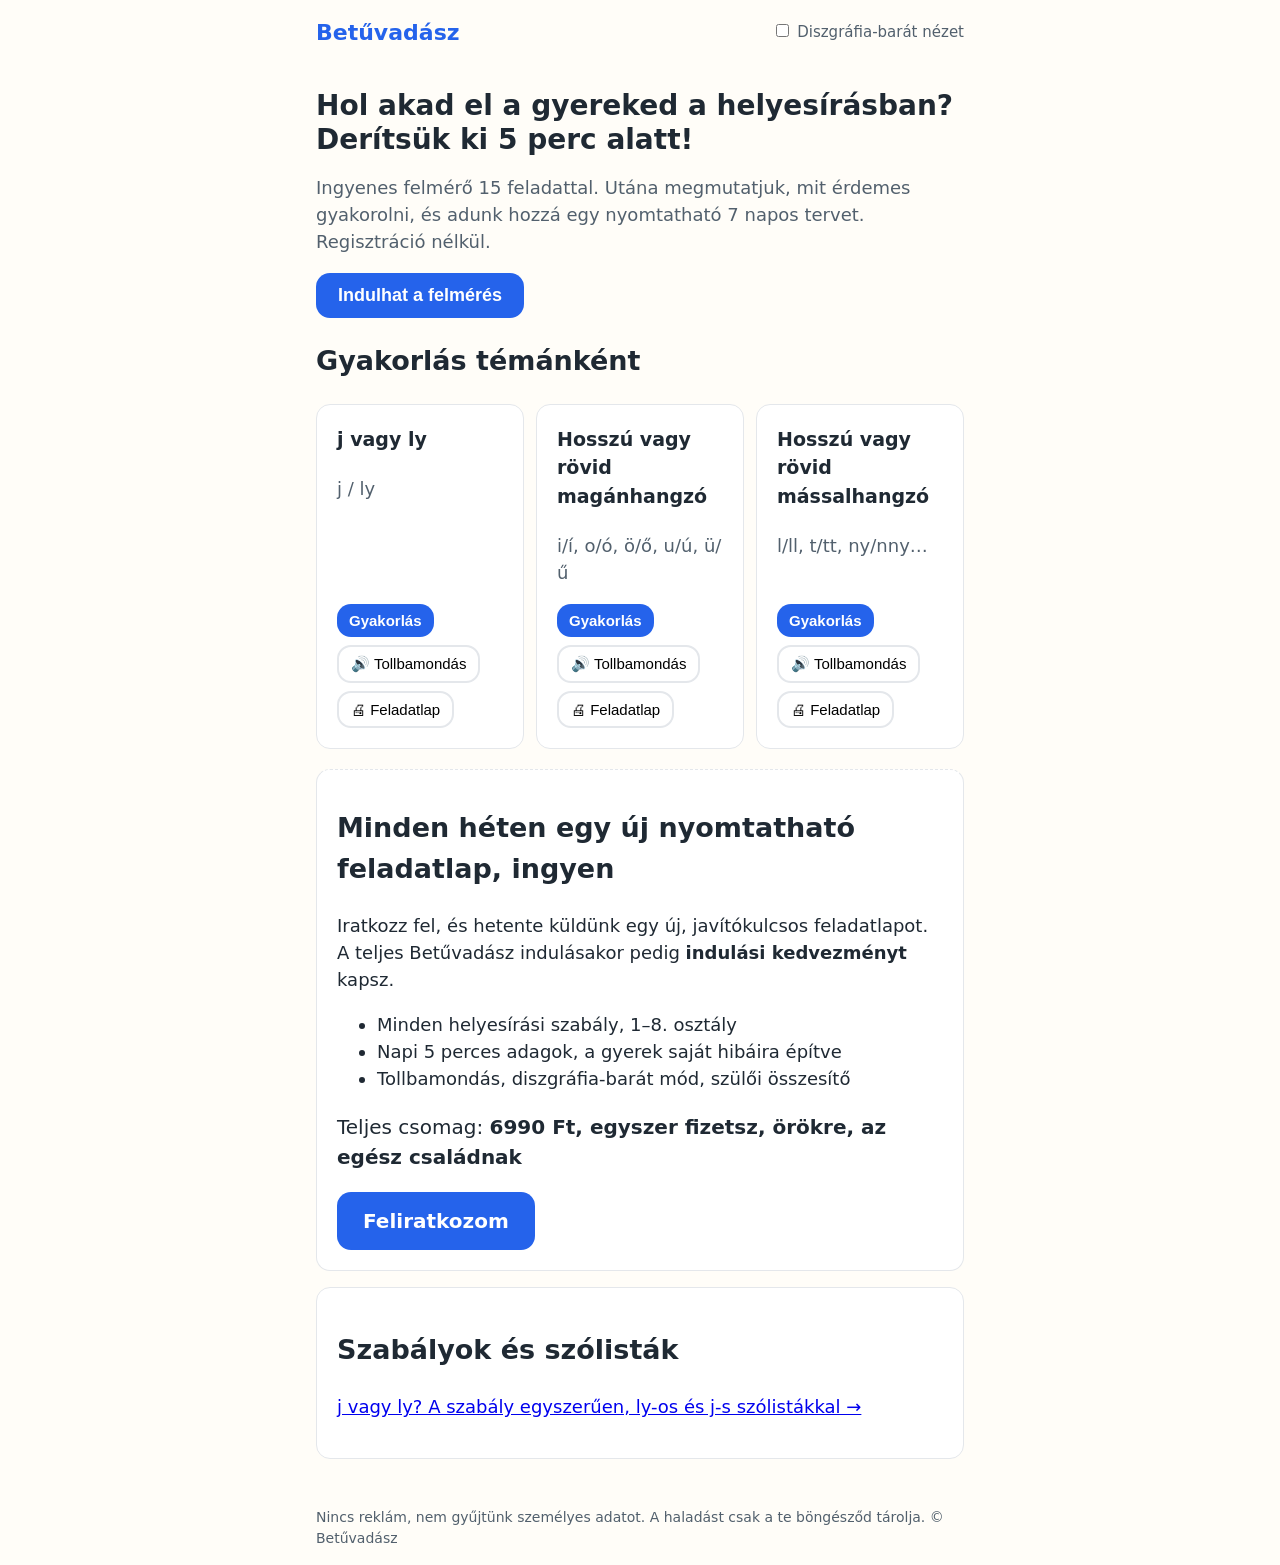
<file: site/index.html>
<!doctype html>
<html lang="hu">
<head>
<meta charset="utf-8">
<meta name="viewport" content="width=device-width, initial-scale=1">
<title>Ingyenes helyesírás-felmérő és gyakorló gyerekeknek | Betűvadász</title>
<meta name="description" content="5 perces ingyenes helyesírás-felmérő, j/ly, hosszú-rövid magán- és mássalhangzó gyakorló, tollbamondás felolvasással és nyomtatható feladatlapok. Reklám nélkül, diszgráfia-barát nézettel.">
<link rel="stylesheet" href="style.css">
</head>
<body>
<header class="wrap noprint">
  <a class="logo" href="./">Betűvadász</a>
  <label class="toggle"><input type="checkbox" id="dys"> Diszgráfia-barát nézet</label>
</header>

<main class="wrap">

  <!-- KEZDŐLAP -->
  <section id="home">
    <h1>Hol akad el a gyereked a helyesírásban? Derítsük ki 5 perc alatt!</h1>
    <p class="lead">Ingyenes felmérő 15 feladattal. Utána megmutatjuk, mit érdemes gyakorolni, és adunk hozzá egy nyomtatható 7 napos tervet. Regisztráció nélkül.</p>
    <button class="primary big" data-act="diag">Indulhat a felmérés</button>

    <div id="reviewCard" class="card highlight" hidden>
      <h2>Ma ismétlendő: <span id="reviewCount"></span> szó</h2>
      <p>A korábban rontott szavakat 1, 3 és 7 nap múlva visszahozzuk, így tényleg megmaradnak.</p>
      <button class="primary" data-act="review">Ismétlés most</button>
    </div>

    <h2>Gyakorlás témánként</h2>
    <div id="topics" class="grid"></div>

    <div class="card offer">
      <h2>Minden héten egy új nyomtatható feladatlap, ingyen</h2>
      <p>Iratkozz fel, és hetente küldünk egy új, javítókulcsos feladatlapot. A teljes Betűvadász indulásakor pedig <strong>indulási kedvezményt</strong> kapsz.</p>
      <ul>
        <li>Minden helyesírási szabály, 1–8. osztály</li>
        <li>Napi 5 perces adagok, a gyerek saját hibáira építve</li>
        <li>Tollbamondás, diszgráfia-barát mód, szülői összesítő</li>
      </ul>
      <p class="price">Teljes csomag: <strong>6990 Ft, egyszer fizetsz, örökre, az egész családnak</strong></p>
      <a class="primary big waitlist" href="#" rel="noopener">Feliratkozom</a>
    </div>

    <div class="card">
      <h2>Szabályok és szólisták</h2>
      <p><a href="j-vagy-ly/">j vagy ly? A szabály egyszerűen, ly-os és j-s szólistákkal →</a></p>
    </div>
  </section>

  <!-- FELADAT -->
  <section id="quiz" class="card" hidden aria-live="polite">
    <div class="row between"><span id="qTitle" class="muted"></span><span class="muted"><span id="pos"></span> / <span id="total"></span></span></div>
    <div id="choiceBox">
      <p class="ask">Melyik a helyes?</p>
      <div class="choices" id="choices"></div>
    </div>
    <div id="dictBox" hidden>
      <p class="ask">Hallgasd meg, és írd le a szót!</p>
      <div class="row"><button id="play" class="ghost">🔊 Lejátszás</button></div>
      <form id="dictForm" class="row">
        <input id="dictInput" autocomplete="off" autocapitalize="off" spellcheck="false" aria-label="Ide írd a szót">
        <button class="primary" type="submit">Kész</button>
      </form>
      <p id="voiceWarn" class="small" hidden>A felolvasáshoz magyar hang kell a készülékeden (Beállítások → Kisegítő lehetőségek → Felolvasás).</p>
    </div>
    <p id="feedback" class="feedback"></p>
    <div class="row"><button id="next" class="primary" hidden>Tovább</button></div>
  </section>

  <!-- EREDMÉNY -->
  <section id="result" class="card" hidden>
    <h2 id="rTitle"></h2>
    <div id="bars"></div>
    <p id="advice"></p>
    <div id="mistakesBox">
      <h3>Ezeket a szavakat visszahozzuk holnap:</h3>
      <ul id="mistakes"></ul>
    </div>
    <div class="row">
      <button id="plan" class="primary" hidden>Nyomtatható 7 napos terv</button>
      <button class="ghost" data-act="home">Vissza a kezdőlapra</button>
    </div>
    <div class="offer">
      <p><strong>Szeretnél minden héten egy új feladatlapot?</strong> Iratkozz fel, és indulási kedvezményt is kapsz a teljes csomagra.</p>
      <a class="primary waitlist" href="#" rel="noopener">Feliratkozom</a>
    </div>
  </section>

  <!-- NYOMTATHATÓ LAP -->
  <section id="print" hidden>
    <div class="row noprint">
      <button class="primary" onclick="window.print()">Nyomtatás / mentés PDF-be</button>
      <button class="ghost" data-act="home">Vissza</button>
    </div>
    <div id="sheet" class="sheet"></div>
  </section>

</main>

<footer class="wrap small noprint">
  Nincs reklám, nem gyűjtünk személyes adatot. A haladást csak a te böngésződ tárolja. © Betűvadász
</footer>
<script src="data.js"></script>
<script src="app.js"></script>
</body>
</html>
</file>
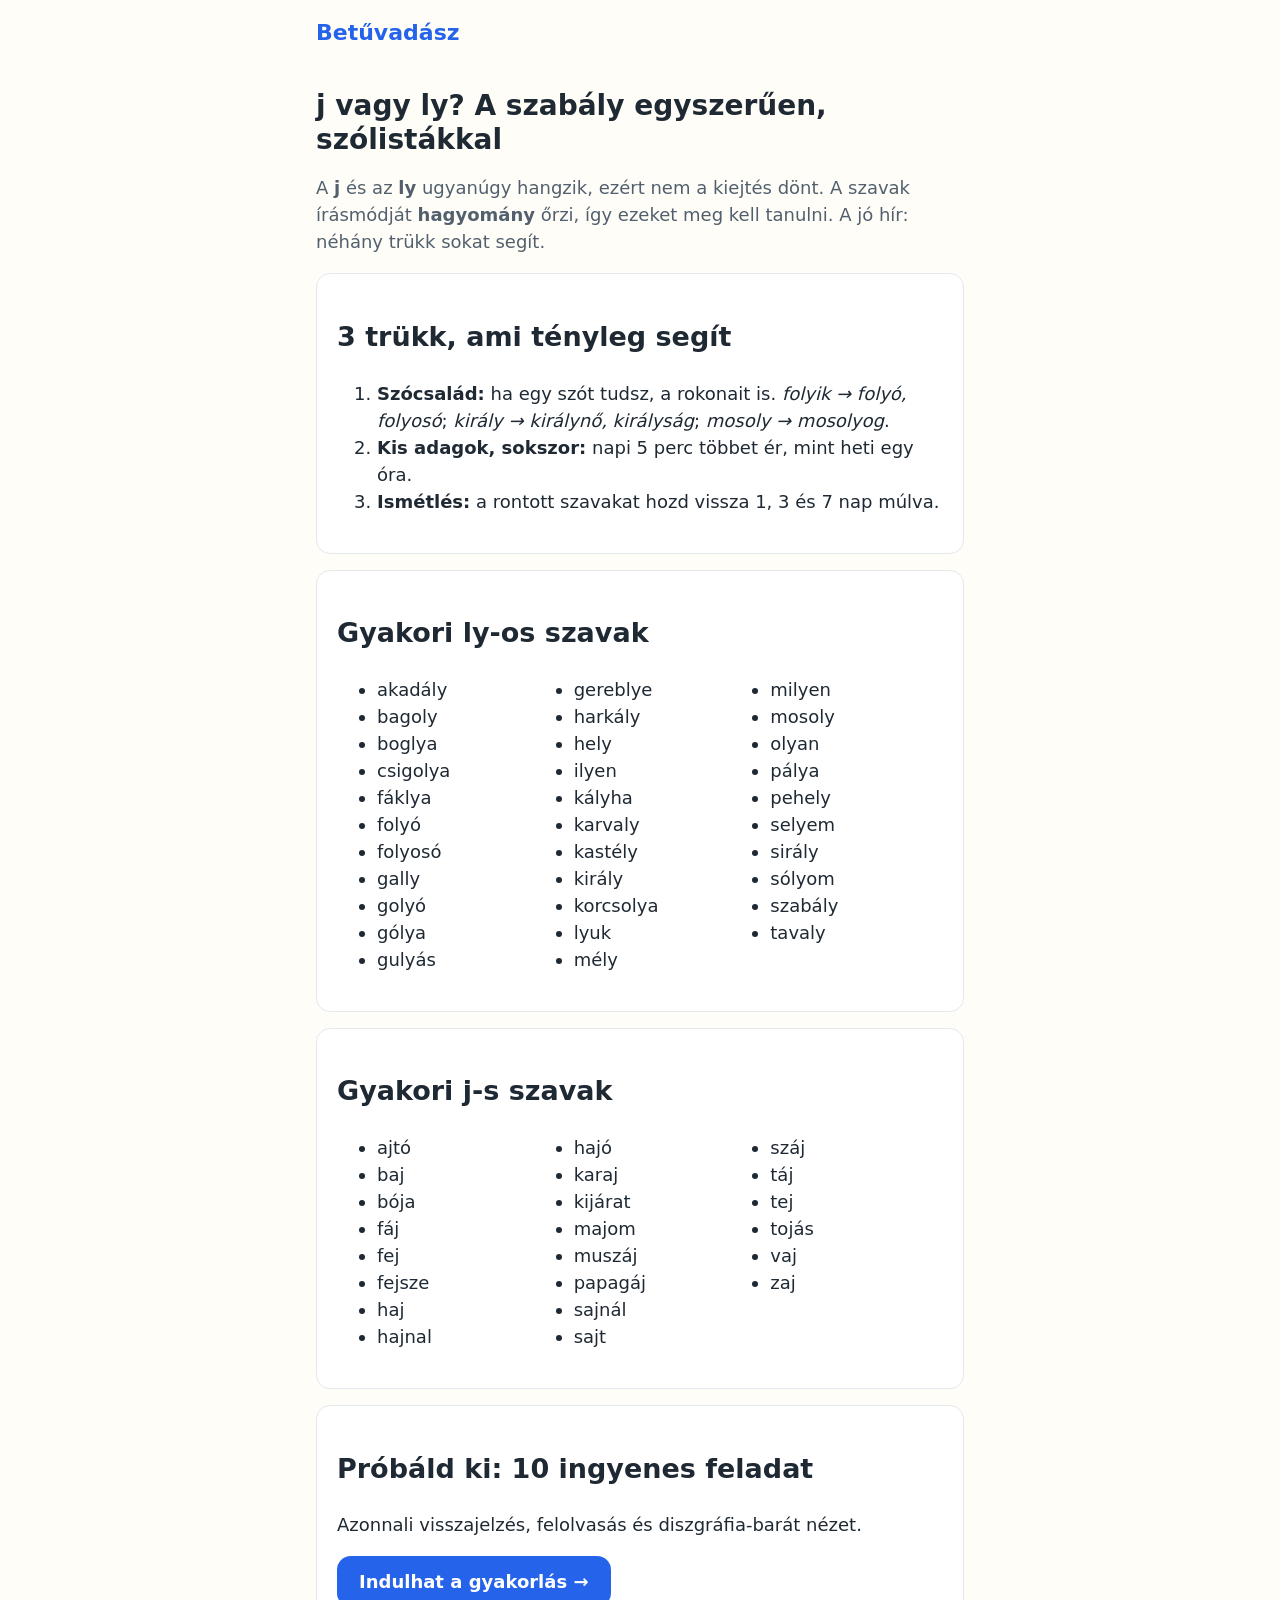
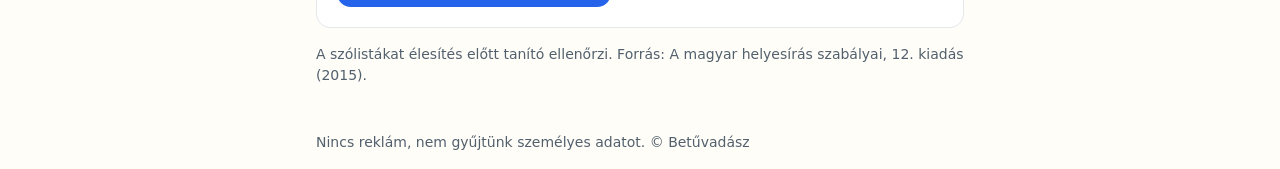
<file: site/j-vagy-ly/index.html>
<!doctype html>
<html lang="hu">
<head>
<meta charset="utf-8">
<meta name="viewport" content="width=device-width, initial-scale=1">
<title>j vagy ly? A szabály, ly-os és j-s szavak listája gyerekeknek | Betűvadász</title>
<meta name="description" content="Mikor írunk j-t és mikor ly-t? Érthető magyarázat gyerekeknek, ly-os és j-s szólisták, tippek a gyakorláshoz és ingyenes online gyakorló.">
<link rel="stylesheet" href="../style.css">
</head>
<body>
<header class="wrap">
  <a class="logo" href="../">Betűvadász</a>
</header>
<main class="wrap">
  <h1>j vagy ly? A szabály egyszerűen, szólistákkal</h1>
  <p class="lead">A <strong>j</strong> és az <strong>ly</strong> ugyanúgy hangzik, ezért nem a kiejtés dönt. A szavak írásmódját <strong>hagyomány</strong> őrzi, így ezeket meg kell tanulni. A jó hír: néhány trükk sokat segít.</p>

  <section class="card">
    <h2>3 trükk, ami tényleg segít</h2>
    <ol>
      <li><strong>Szócsalád:</strong> ha egy szót tudsz, a rokonait is. <em>folyik → folyó, folyosó</em>; <em>király → királynő, királyság</em>; <em>mosoly → mosolyog</em>.</li>
      <li><strong>Kis adagok, sokszor:</strong> napi 5 perc többet ér, mint heti egy óra.</li>
      <li><strong>Ismétlés:</strong> a rontott szavakat hozd vissza 1, 3 és 7 nap múlva.</li>
    </ol>
  </section>

  <section class="card">
    <h2>Gyakori ly-os szavak</h2>
    <ul class="cols">
      <li>akadály</li><li>bagoly</li><li>boglya</li><li>csigolya</li><li>fáklya</li><li>folyó</li><li>folyosó</li><li>gally</li><li>golyó</li><li>gólya</li><li>gulyás</li><li>gereblye</li><li>harkály</li><li>hely</li><li>ilyen</li><li>kályha</li><li>karvaly</li><li>kastély</li><li>király</li><li>korcsolya</li><li>lyuk</li><li>mély</li><li>milyen</li><li>mosoly</li><li>olyan</li><li>pálya</li><li>pehely</li><li>selyem</li><li>sirály</li><li>sólyom</li><li>szabály</li><li>tavaly</li>
    </ul>
  </section>

  <section class="card">
    <h2>Gyakori j-s szavak</h2>
    <ul class="cols">
      <li>ajtó</li><li>baj</li><li>bója</li><li>fáj</li><li>fej</li><li>fejsze</li><li>haj</li><li>hajnal</li><li>hajó</li><li>karaj</li><li>kijárat</li><li>majom</li><li>muszáj</li><li>papagáj</li><li>sajnál</li><li>sajt</li><li>száj</li><li>táj</li><li>tej</li><li>tojás</li><li>vaj</li><li>zaj</li>
    </ul>
  </section>

  <section class="card">
    <h2>Próbáld ki: 10 ingyenes feladat</h2>
    <p>Azonnali visszajelzés, felolvasás és diszgráfia-barát nézet.</p>
    <a class="primary" href="../">Indulhat a gyakorlás →</a>
  </section>

  <p class="small">A szólistákat élesítés előtt tanító ellenőrzi. Forrás: A magyar helyesírás szabályai, 12. kiadás (2015).</p>
</main>
<footer class="wrap small">Nincs reklám, nem gyűjtünk személyes adatot. © Betűvadász</footer>
</body>
</html>
</file>
<file: site/style.css>
:root {
  --bg: #fffdf8;
  --fg: #1f2933;
  --muted: #52606d;
  --card: #ffffff;
  --line: #e4e7eb;
  --accent: #2563eb;
  --ok: #15803d;
  --bad: #b91c1c;
  --radius: 14px;
}
* { box-sizing: border-box; }
body {
  margin: 0;
  background: var(--bg);
  color: var(--fg);
  font: 18px/1.5 system-ui, -apple-system, "Segoe UI", Roboto, Arial, sans-serif;
}
.wrap { max-width: 680px; margin: 0 auto; padding: 16px; }
header.wrap { display: flex; justify-content: space-between; align-items: center; gap: 12px; flex-wrap: wrap; }
.logo { font-weight: 800; font-size: 22px; color: var(--accent); text-decoration: none; }
.toggle { font-size: 15px; color: var(--muted); }
h1 { font-size: 28px; line-height: 1.2; margin: 8px 0; }
.lead { color: var(--muted); }
.card {
  background: var(--card);
  border: 1px solid var(--line);
  border-radius: var(--radius);
  padding: 20px;
  margin: 16px 0;
}
.progress { color: var(--muted); font-size: 15px; }
.word { font-size: 44px; font-weight: 700; text-align: center; margin: 16px 0; letter-spacing: 0.04em; }
.choices { display: flex; gap: 12px; justify-content: center; }
.choice {
  font-size: 30px; font-weight: 700; min-width: 110px; padding: 14px 20px;
  border-radius: var(--radius); border: 2px solid var(--line); background: #f8fafc; cursor: pointer;
}
.choice:disabled { cursor: default; opacity: .6; }
.choice.ok { border-color: var(--ok); background: #dcfce7; opacity: 1; }
.choice.bad { border-color: var(--bad); background: #fee2e2; opacity: 1; }
.feedback { min-height: 1.5em; text-align: center; font-weight: 600; }
.feedback.ok { color: var(--ok); }
.feedback.bad { color: var(--bad); }
.row { display: flex; gap: 12px; justify-content: center; flex-wrap: wrap; }
button.primary, a.primary {
  background: var(--accent); color: #fff; border: 0; border-radius: var(--radius);
  padding: 12px 22px; font-size: 18px; font-weight: 700; cursor: pointer; text-decoration: none; display: inline-block;
}
a.primary.big { font-size: 20px; padding: 14px 26px; }
button.ghost { background: transparent; border: 2px solid var(--line); border-radius: var(--radius); padding: 10px 18px; font-size: 17px; cursor: pointer; }
.offer { margin-top: 20px; padding-top: 16px; border-top: 1px dashed var(--line); }
.price { font-size: 20px; }
.small { font-size: 14px; color: var(--muted); }
.cols { columns: 2; column-gap: 24px; }
@media (min-width: 560px) { .cols { columns: 3; } }

/* Diszgráfia-barát nézet: nagyobb betű és betűköz, nyugodtabb felület */
body.dys { font-family: Verdana, Tahoma, Arial, sans-serif; font-size: 20px; line-height: 1.8; letter-spacing: 0.06em; word-spacing: 0.16em; background: #fdf6e3; }
body.dys .word { font-size: 52px; letter-spacing: 0.14em; }
body.dys .card { background: #fffbef; }

/* --- 2. változat: kezdőlap, felmérő, nyomtatás --- */
.muted { color: var(--muted); }
.between { justify-content: space-between; }
.ask { text-align: center; font-weight: 600; font-size: 20px; }
.highlight { border-color: var(--accent); background: #eff6ff; }
.grid { display: grid; grid-template-columns: 1fr; gap: 12px; }
@media (min-width: 640px) { .grid { grid-template-columns: 1fr 1fr 1fr; } }
.topic { margin: 0; display: flex; flex-direction: column; }
.topic h3 { margin: 0 0 4px; font-size: 19px; }
.topic .row { margin-top: auto; }
.wrapbtns { justify-content: flex-start; gap: 8px; }
.wrapbtns button { font-size: 15px; padding: 8px 12px; }
.choice { font-size: 26px; min-width: 140px; }
#dictForm { margin-top: 12px; }
#dictInput { font-size: 26px; padding: 10px 14px; border: 2px solid var(--line); border-radius: var(--radius); width: min(320px, 100%); text-align: center; }
.bar { margin: 10px 0; }
.barlabel { display: flex; justify-content: space-between; font-weight: 600; }
.bartrack { height: 14px; background: #eef2f7; border-radius: 99px; overflow: hidden; }
.barfill { height: 100%; }
.barfill.low { background: #f87171; } .barfill.mid { background: #fbbf24; } .barfill.high { background: #34d399; }
.sheet { background: #fff; padding: 24px; border: 1px solid var(--line); border-radius: var(--radius); margin-top: 12px; }
.sheet h1 { font-size: 24px; }
.tipbox { background: #f1f5f9; padding: 10px 14px; border-radius: 10px; }
.cols2 { columns: 2; column-gap: 32px; }
.tasks li { margin: 10px 0; font-size: 20px; }
.lines li { border-bottom: 1px solid #94a3b8; height: 36px; }
.plan { width: 100%; border-collapse: collapse; }
.plan th, .plan td { border: 1px solid #cbd5e1; padding: 8px; text-align: left; }
.plan td:last-child { width: 70px; }
@media print {
  body { background: #fff; font-size: 14pt; letter-spacing: normal; }
  .noprint, header, footer { display: none !important; }
  .sheet { border: 0; padding: 0; }
  .pagebreak { page-break-after: always; }
}
</file>
